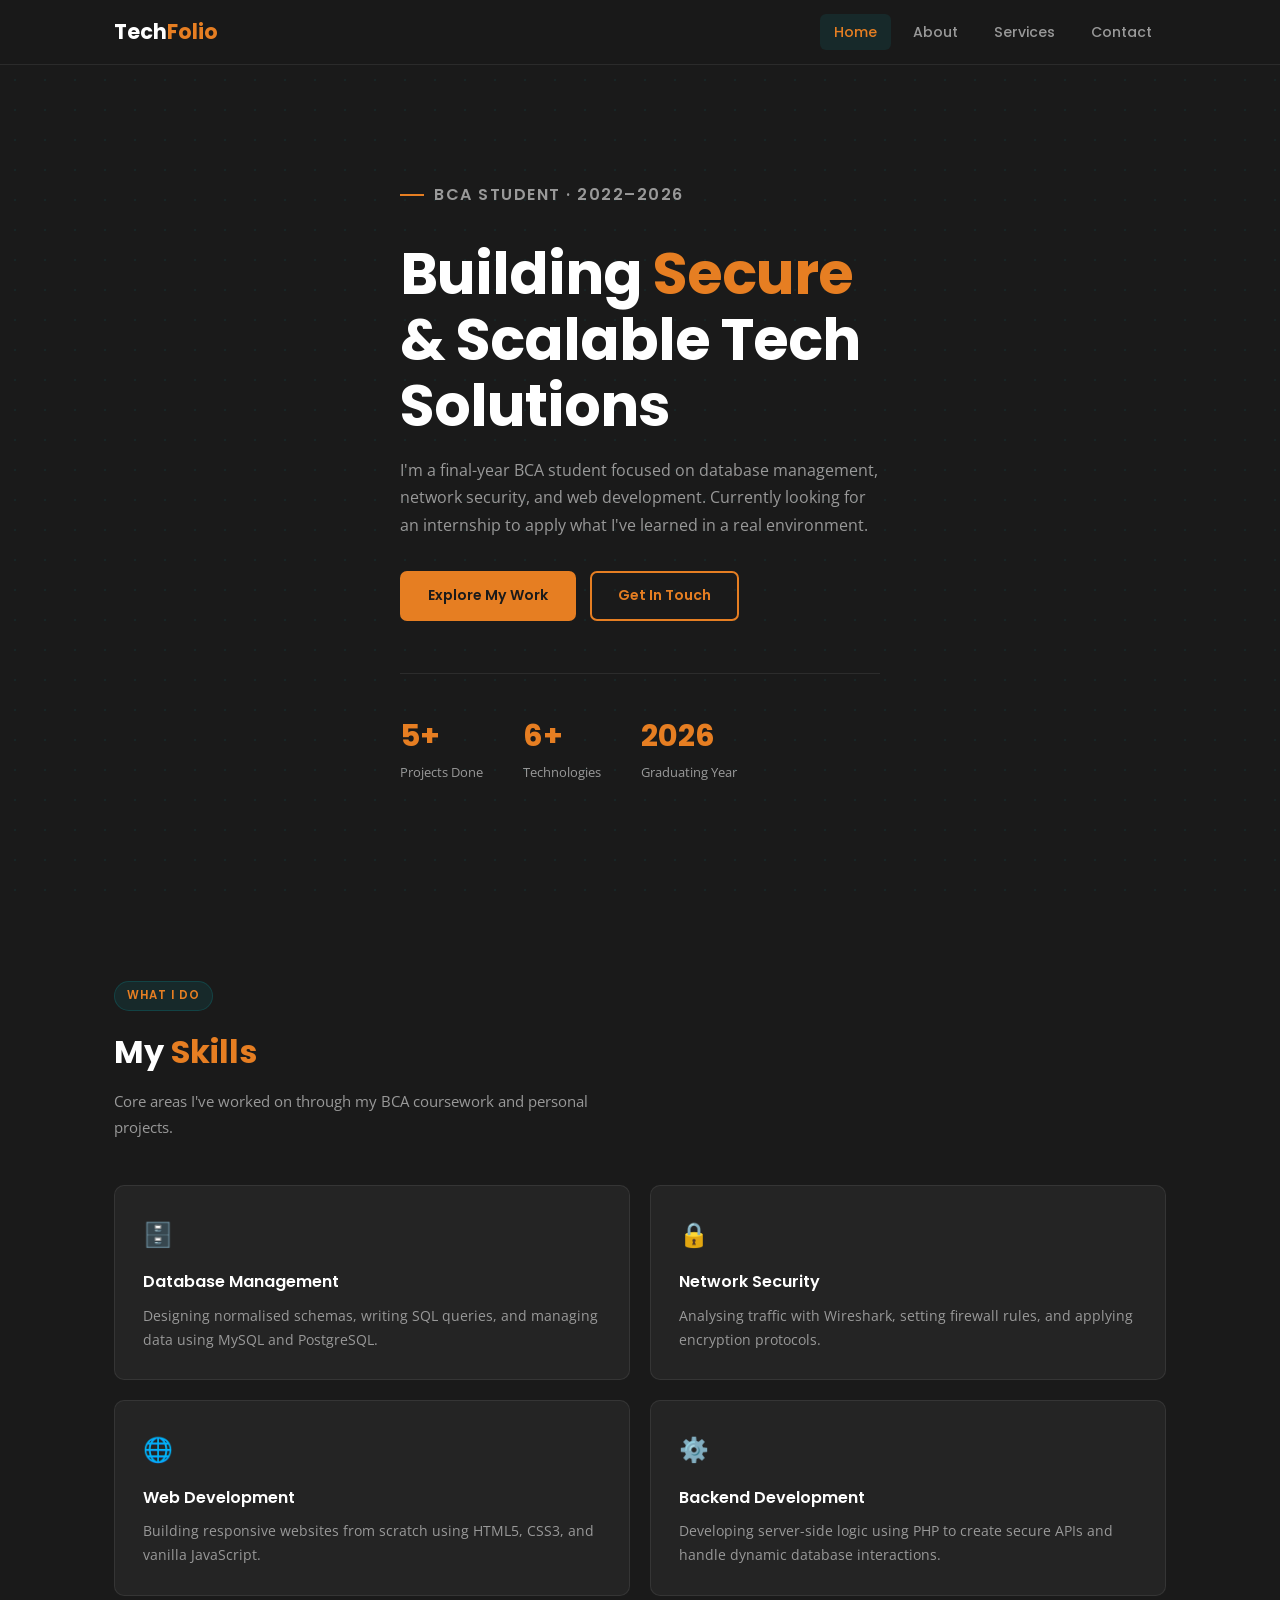
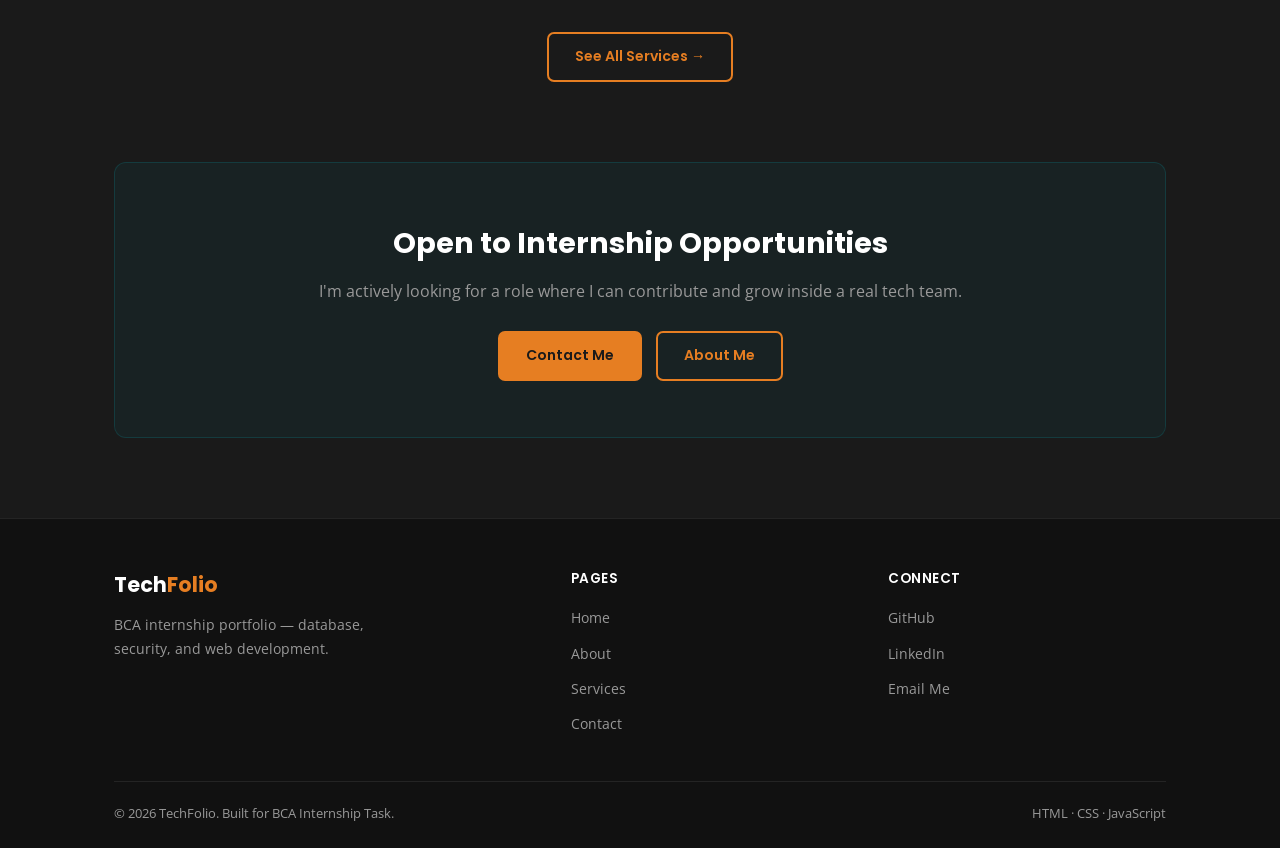
<file: index.html>
<!DOCTYPE html>
<html lang="en">
<head>
  <meta charset="UTF-8" />
  <meta name="viewport" content="width=device-width, initial-scale=1.0" />
  <title>Home | TechFolio</title>
  <link rel="stylesheet" href="style.css" />
</head>
<body>

<!-- NAV -->
<nav>
  <div class="nav-wrap">
    <a href="index.html" class="logo">Tech<span>Folio</span></a>

    <ul class="nav-links" id="navLinks">
      <li><a href="index.html" class="active">Home</a></li>
      <li><a href="about.html">About</a></li>
      <li><a href="services.html">Services</a></li>
      <li><a href="contact.html">Contact</a></li>
    </ul>

    <button class="hamburger" id="hamburger" aria-label="Toggle menu">
      <span></span>
      <span></span>
      <span></span>
    </button>
  </div>
</nav>

<!-- HERO -->
<section class="hero">
  <div class="wrap hero-inner">
    <p class="hero-badge">BCA Student · 2022–2026</p>

    <h1>
      Building <span>Secure</span><br />
      &amp; Scalable Tech<br />Solutions
    </h1>

    <p>
      I'm a final-year BCA student focused on database management,
      network security, and web development. Currently looking for
      an internship to apply what I've learned in a real environment.
    </p>

    <div class="hero-btns">
      <a href="services.html" class="btn btn-fill">Explore My Work</a>
      <a href="contact.html"  class="btn btn-outline">Get In Touch</a>
    </div>

    <div class="hero-stats">
      <div>
        <h3>5+</h3>
        <p>Projects Done</p>
      </div>
      <div>
        <h3>6+</h3>
        <p>Technologies</p>
      </div>
      <div>
        <h3>2026</h3>
        <p>Graduating Year</p>
      </div>
    </div>
  </div>
</section>

<!-- SERVICES PREVIEW -->
<section class="section">
  <div class="wrap">
    <span class="tag">What I Do</span>
    <h2 class="section-title">My <span>Skills</span></h2>
    <p class="section-sub">
      Core areas I've worked on through my BCA coursework and personal projects.
    </p>

    <div class="cards-grid">
      <div class="card">
        <div class="card-icon">🗄️</div>
        <h3>Database Management</h3>
        <p>Designing normalised schemas, writing SQL queries, and managing data using MySQL and PostgreSQL.</p>
      </div>
      <div class="card">
        <div class="card-icon">🔒</div>
        <h3>Network Security</h3>
        <p>Analysing traffic with Wireshark, setting firewall rules, and applying encryption protocols.</p>
      </div>
      <div class="card">
        <div class="card-icon">🌐</div>
        <h3>Web Development</h3>
        <p>Building responsive websites from scratch using HTML5, CSS3, and vanilla JavaScript.</p>
      </div>
      <div class="card">
        <div class="card-icon">⚙️</div>
        <h3>Backend Development</h3>
        <p>Developing server-side logic using PHP to create secure APIs and handle dynamic database interactions.</p>
      </div>
    </div>

    <div style="text-align:center; margin-top:36px;">
      <a href="services.html" class="btn btn-outline">See All Services →</a>
    </div>
  </div>
</section>

<!-- CTA -->
<section class="section" style="padding-top:0;">
  <div class="wrap">
    <div class="cta-box">
      <h2>Open to Internship Opportunities</h2>
      <p>I'm actively looking for a role where I can contribute and grow inside a real tech team.</p>
      <div class="cta-btns">
        <a href="contact.html" class="btn btn-fill">Contact Me</a>
        <a href="about.html"   class="btn btn-outline">About Me</a>
      </div>
    </div>
  </div>
</section>

<!-- FOOTER -->
<footer>
  <div class="footer-wrap">
    <div class="footer-top">
      <div class="footer-brand">
        <a href="index.html" class="logo">Tech<span>Folio</span></a>
        <p>BCA internship portfolio — database, security, and web development.</p>
      </div>
      <div class="footer-col">
        <h4>Pages</h4>
        <ul>
          <li><a href="index.html">Home</a></li>
          <li><a href="about.html">About</a></li>
          <li><a href="services.html">Services</a></li>
          <li><a href="contact.html">Contact</a></li>
        </ul>
      </div>
      <div class="footer-col">
        <h4>Connect</h4>
        <ul>
          <li><a href="https://github.com/purnimm45">GitHub</a></li>
          <li><a href="https://www.linkedin.com/in/purnima-tamang-86b327308/">LinkedIn</a></li>
          <li><a href="mailto:purnimatamang0077@gmail.com">Email Me</a></li>
        </ul>
      </div>
    </div>
    <div class="footer-bottom">
      <p>© 2026 TechFolio. Built for BCA Internship Task.</p>
      <p>HTML · CSS · JavaScript</p>
    </div>
  </div>
</footer>

<!-- NAV TOGGLE JS -->
<script>
  var btn   = document.getElementById('hamburger');
  var links = document.getElementById('navLinks');

  btn.addEventListener('click', function () {
    links.classList.toggle('open');
  });

  links.querySelectorAll('a').forEach(function (a) {
    a.addEventListener('click', function () {
      links.classList.remove('open');
    });
  });
</script>

</body>
</html>
</file>
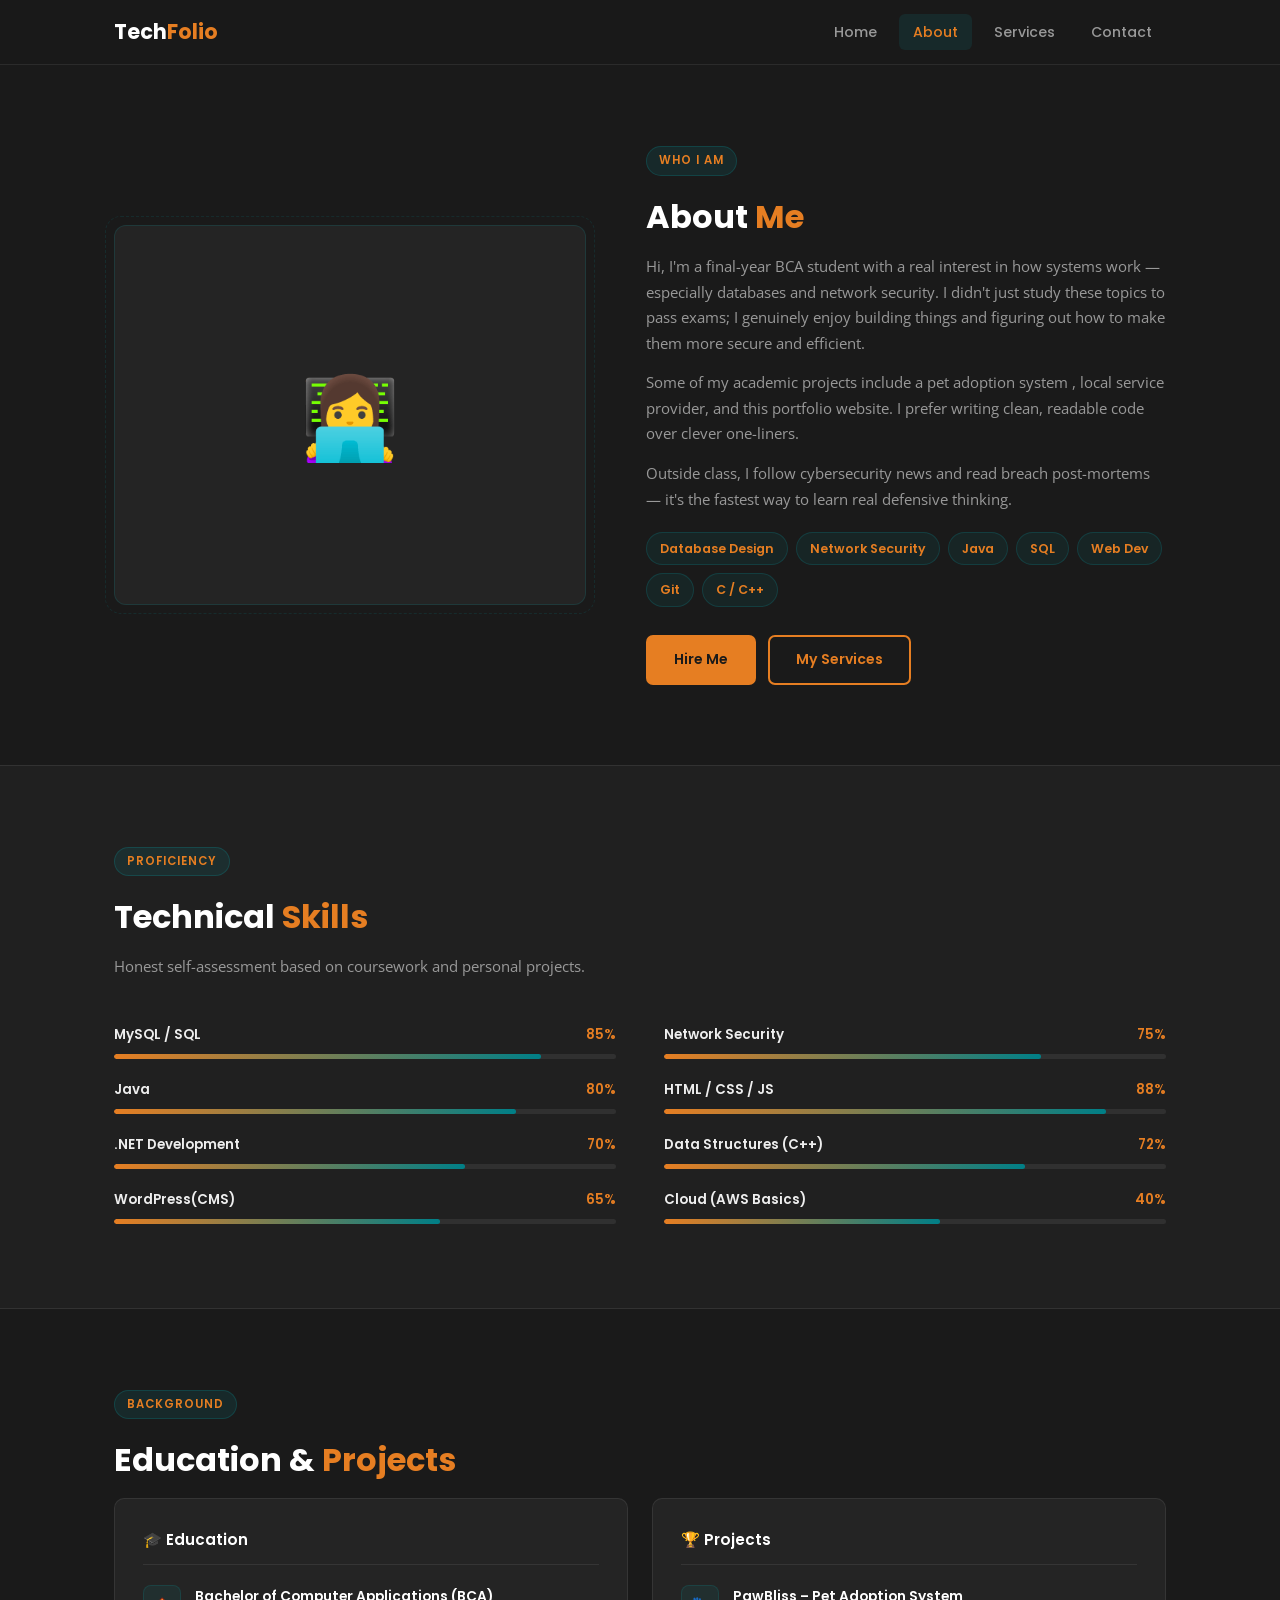
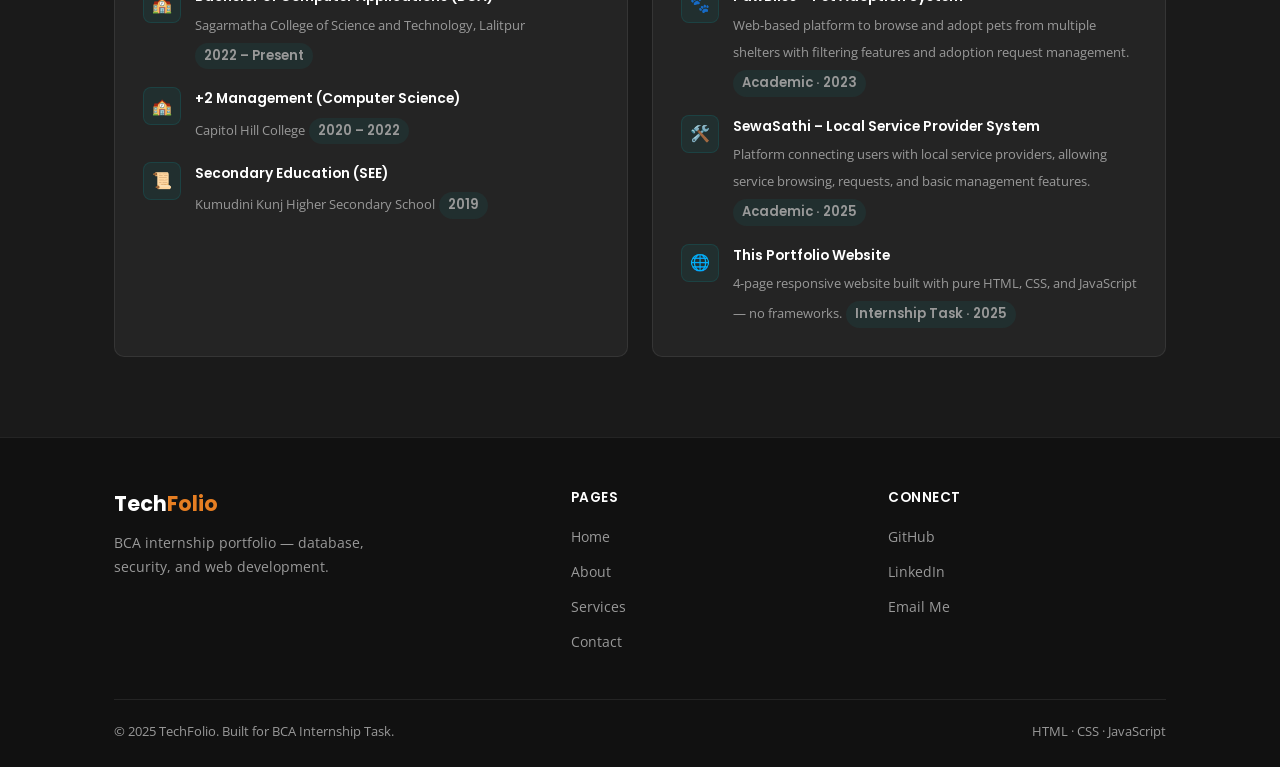
<file: about.html>
<!DOCTYPE html>
<html lang="en">
<head>
  <meta charset="UTF-8" />
  <meta name="viewport" content="width=device-width, initial-scale=1.0" />
  <title>About | TechFolio</title>
  <link rel="stylesheet" href="style.css" />
</head>
<body>

<!-- NAV -->
<nav>
  <div class="nav-wrap">
    <a href="index.html" class="logo">Tech<span>Folio</span></a>

    <ul class="nav-links" id="navLinks">
      <li><a href="index.html">Home</a></li>
      <li><a href="about.html" class="active">About</a></li>
      <li><a href="services.html">Services</a></li>
      <li><a href="contact.html">Contact</a></li>
    </ul>

    <button class="hamburger" id="hamburger" aria-label="Toggle menu">
      <span></span>
      <span></span>
      <span></span>
    </button>
  </div>
</nav>

<!-- ABOUT INTRO -->
<section class="section">
  <div class="wrap">
    <div class="about-grid">

      <!-- photo placeholder -->
      <div class="about-img">👩‍💻</div>
      <!-- text -->
      <div class="about-text">
        <span class="tag">Who I Am</span>
        <h1 class="section-title">About <span>Me</span></h1>

        <p>
          Hi, I'm a final-year BCA student with a real interest in how systems
          work — especially databases and network security. I didn't just study
          these topics to pass exams; I genuinely enjoy building things and
          figuring out how to make them more secure and efficient.
        </p>
        <p>
          Some of my academic projects include a pet adoption system
          , local service provider, and this
          portfolio website. I prefer writing clean, readable code over
          clever one-liners.
        </p>
        <p>
          Outside class, I follow cybersecurity news and read breach
          post-mortems — it's the fastest way to learn real defensive thinking.
          
        </p>

        <div class="pills">
          <span class="pill">Database Design</span>
          <span class="pill">Network Security</span>
          <span class="pill">Java</span>
          <span class="pill">SQL</span>
          <span class="pill">Web Dev</span>
          <span class="pill">Git</span>
          <span class="pill">C / C++</span>
        </div>

        <div style="margin-top:28px; display:flex; gap:12px; flex-wrap:wrap;">
          <a href="contact.html" class="btn btn-fill">Hire Me</a>
          <a href="services.html" class="btn btn-outline">My Services</a>
        </div>
      </div>

    </div>
  </div>
</section>

<!-- SKILLS BARS -->
<section class="section skills-bg">
  <div class="wrap">
    <span class="tag">Proficiency</span>
    <h2 class="section-title">Technical <span>Skills</span></h2>
    <p class="section-sub">
      Honest self-assessment based on coursework and personal projects.
    </p>

    <div class="skill-grid">

      <div class="skill-row">
        <div class="skill-top"><span>MySQL / SQL</span><span>85%</span></div>
        <div class="bar-track"><div class="bar-fill" data-w="85"></div></div>
      </div>

      <div class="skill-row">
        <div class="skill-top"><span>Network Security</span><span>75%</span></div>
        <div class="bar-track"><div class="bar-fill" data-w="75"></div></div>
      </div>

      <div class="skill-row">
        <div class="skill-top"><span>Java</span><span>80%</span></div>
        <div class="bar-track"><div class="bar-fill" data-w="80"></div></div>
      </div>

      <div class="skill-row">
        <div class="skill-top"><span>HTML / CSS / JS</span><span>88%</span></div>
        <div class="bar-track"><div class="bar-fill" data-w="88"></div></div>
      </div>

      <div class="skill-row">
        <div class="skill-top"><span>.NET Development</span><span>70%</span></div>
        <div class="bar-track"><div class="bar-fill" data-w="70"></div></div>
      </div>

      <div class="skill-row">
        <div class="skill-top"><span>Data Structures (C++)</span><span>72%</span></div>
        <div class="bar-track"><div class="bar-fill" data-w="72"></div></div>
      </div>

      <div class="skill-row">
        <div class="skill-top"><span>WordPress(CMS)</span><span>65%</span></div>
        <div class="bar-track"><div class="bar-fill" data-w="65"></div></div>
      </div>

      <div class="skill-row">
        <div class="skill-top"><span>Cloud (AWS Basics)</span><span>40%</span></div>
        <div class="bar-track"><div class="bar-fill" data-w="55"></div></div>
      </div>

    </div>
  </div>
</section>

<!-- EDUCATION & PROJECTS -->
<section class="section">
  <div class="wrap">
    <span class="tag">Background</span>
    <h2 class="section-title">Education &amp; <span>Projects</span></h2>

    <div class="info-grid">

      <!-- Education -->
      <div class="info-box">
        <h3>🎓 Education</h3>

        <div class="info-entry">
          <div class="entry-icon">🏫</div>
          <div class="entry-text">
            <strong>Bachelor of Computer Applications (BCA)</strong>
            <span>Sagarmatha College of Science and Technology, Lalitpur</span>
            <span class="entry-year">2022 – Present</span>
          </div>
        </div>

        <div class="info-entry">
          <div class="entry-icon">🏫</div>
          <div class="entry-text">
            <strong>+2 Management (Computer Science)</strong>
            <span>Capitol Hill College</span>
            <span class="entry-year">2020 – 2022</span>
          </div>
        </div>

        <div class="info-entry">
          <div class="entry-icon">📜</div>
          <div class="entry-text">
            <strong>Secondary Education (SEE)</strong>
            <span>Kumudini Kunj Higher Secondary School</span>
            <span class="entry-year">2019</span>
          </div>
        </div>
      </div>

<!-- Projects -->
<div class="info-box">
  <h3>🏆 Projects</h3>

  <div class="info-entry">
    <div class="entry-icon">🐾</div>
    <div class="entry-text">
      <strong>PawBliss – Pet Adoption System</strong>
      <span>Web-based platform to browse and adopt pets from multiple shelters with filtering features and adoption request management.</span>
      <span class="entry-year">Academic · 2023</span>
    </div>
  </div>

  <div class="info-entry">
    <div class="entry-icon">🛠️</div>
    <div class="entry-text">
      <strong>SewaSathi – Local Service Provider System</strong>
      <span>Platform connecting users with local service providers, allowing service browsing, requests, and basic management features.</span>
      <span class="entry-year">Academic · 2025</span>
    </div>
  </div>

        <div class="info-entry">
          <div class="entry-icon">🌐</div>
          <div class="entry-text">
            <strong>This Portfolio Website</strong>
            <span>4-page responsive website built with pure HTML, CSS, and JavaScript — no frameworks.</span>
            <span class="entry-year">Internship Task · 2025</span>
          </div>
        </div>
      </div>

    </div>
  </div>
</section>

<!-- FOOTER -->
<footer>
  <div class="footer-wrap">
    <div class="footer-top">
      <div class="footer-brand">
        <a href="index.html" class="logo">Tech<span>Folio</span></a>
        <p>BCA internship portfolio — database, security, and web development.</p>
      </div>
      <div class="footer-col">
        <h4>Pages</h4>
        <ul>
          <li><a href="index.html">Home</a></li>
          <li><a href="about.html">About</a></li>
          <li><a href="services.html">Services</a></li>
          <li><a href="contact.html">Contact</a></li>
        </ul>
      </div>
      <div class="footer-col">
        <h4>Connect</h4>
        <ul>
          <li><a href="#">GitHub</a></li>
          <li><a href="#">LinkedIn</a></li>
          <li><a href="contact.html">Email Me</a></li>
        </ul>
      </div>
    </div>
    <div class="footer-bottom">
      <p>© 2025 TechFolio. Built for BCA Internship Task.</p>
      <p>HTML · CSS · JavaScript</p>
    </div>
  </div>
</footer>

<script>
  /* Nav toggle */
  var btn   = document.getElementById('hamburger');
  var links = document.getElementById('navLinks');

  btn.addEventListener('click', function () {
    links.classList.toggle('open');
  });

  links.querySelectorAll('a').forEach(function (a) {
    a.addEventListener('click', function () { links.classList.remove('open'); });
  });

  /* Skill bars — animate when they scroll into view */
  var fills = document.querySelectorAll('.bar-fill');

  var observer = new IntersectionObserver(function (entries) {
    entries.forEach(function (entry) {
      if (entry.isIntersecting) {
        var el = entry.target;
        el.style.width = el.getAttribute('data-w') + '%';
        observer.unobserve(el);
      }
    });
  }, { threshold: 0.4 });

  fills.forEach(function (el) { observer.observe(el); });
</script>

</body>
</html>
</file>
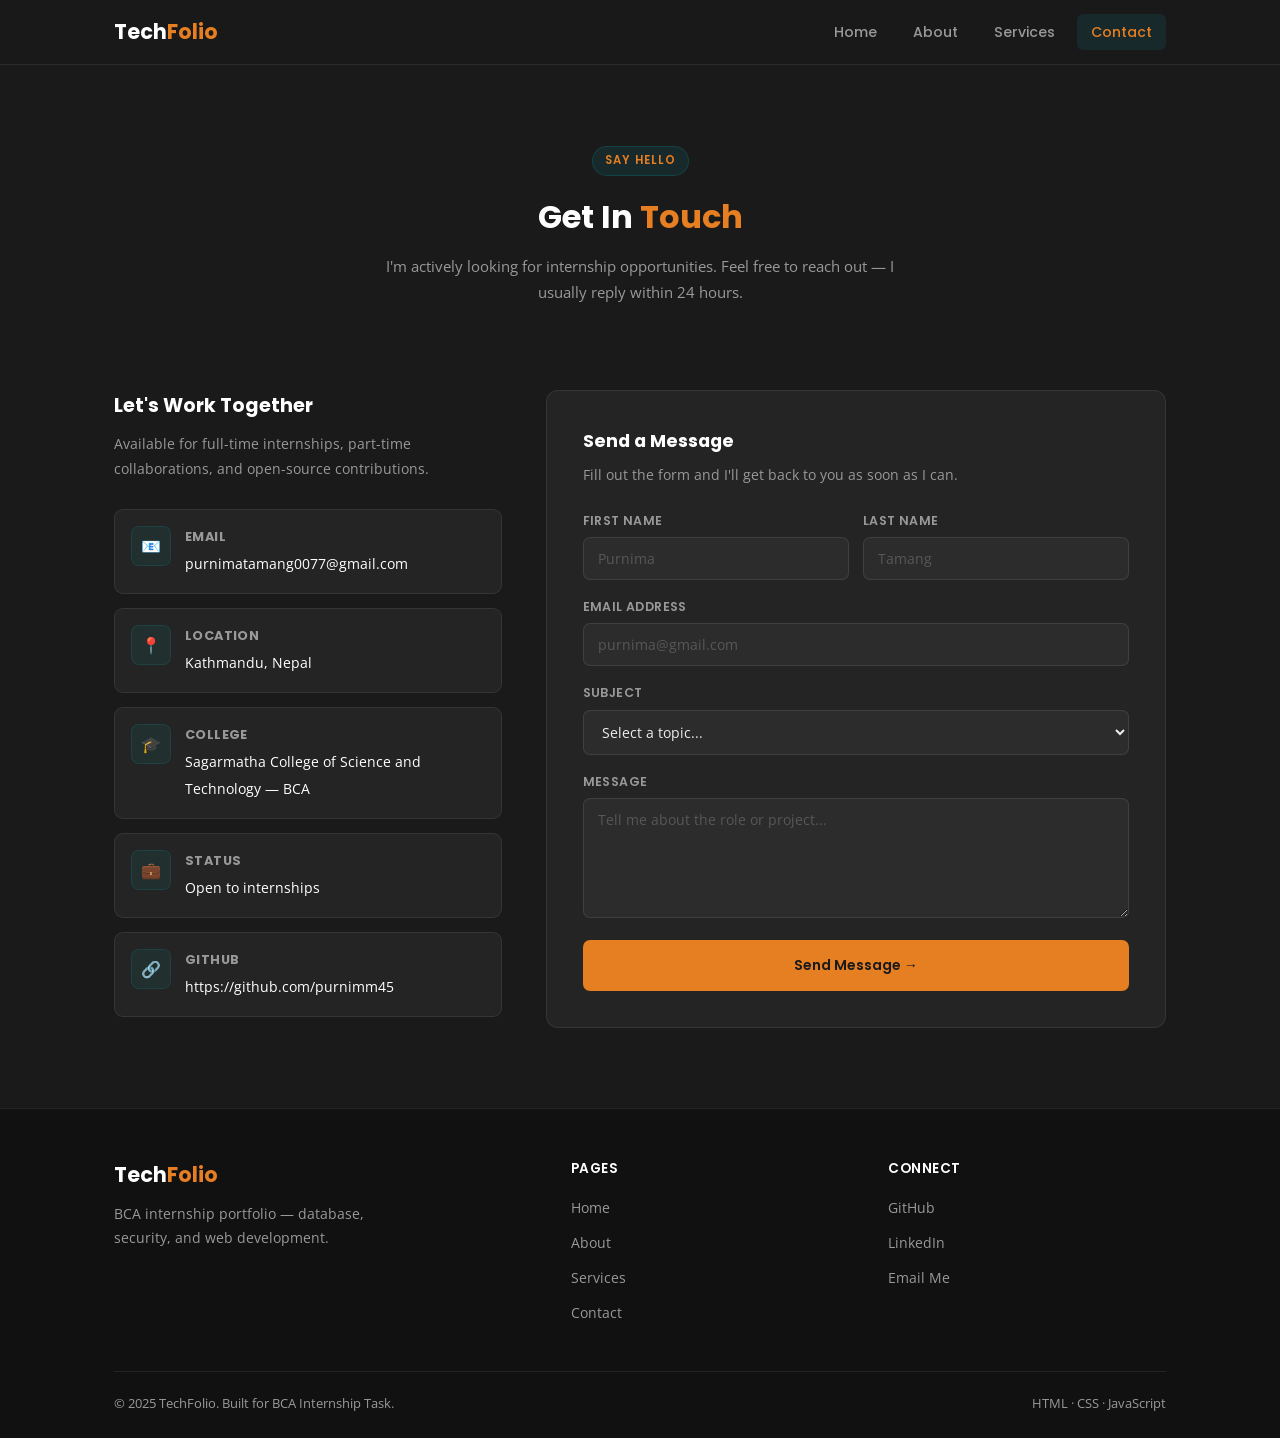
<file: contact.html>
<!DOCTYPE html>
<html lang="en">
<head>
  <meta charset="UTF-8" />
  <meta name="viewport" content="width=device-width, initial-scale=1.0" />
  <title>Contact | TechFolio</title>
  <link rel="stylesheet" href="style.css" />
</head>
<body>

<!-- NAV -->
<nav>
  <div class="nav-wrap">
    <a href="index.html" class="logo">Tech<span>Folio</span></a>

    <ul class="nav-links" id="navLinks">
      <li><a href="index.html">Home</a></li>
      <li><a href="about.html">About</a></li>
      <li><a href="services.html">Services</a></li>
      <li><a href="contact.html" class="active">Contact</a></li>
    </ul>

    <button class="hamburger" id="hamburger" aria-label="Toggle menu">
      <span></span>
      <span></span>
      <span></span>
    </button>
  </div>
</nav>

<!-- PAGE HEADER -->
<section class="section" style="padding-bottom: 40px;">
  <div class="wrap" style="text-align:center;">
    <span class="tag">Say Hello</span>
    <h1 class="section-title">Get In <span>Touch</span></h1>
    <p class="section-sub" style="margin-left:auto; margin-right:auto;">
      I'm actively looking for internship opportunities. Feel free to reach out — I usually reply within 24 hours.
    </p>
  </div>
</section>

<!-- CONTACT LAYOUT -->
<section style="padding-bottom: 80px;">
  <div class="wrap">
    <div class="contact-layout">

      <!-- Info panel -->
      <div class="contact-info">
        <h3>Let's Work Together</h3>
        <p>
          Available for full-time internships, part-time collaborations,
          and open-source contributions.
        </p>

        <div class="c-items">
          <div class="c-item">
            <div class="c-icon">📧</div>
            <div class="c-text">
              <strong>Email</strong>
              <span>purnimatamang0077@gmail.com</span>
            </div>
          </div>
          <div class="c-item">
            <div class="c-icon">📍</div>
            <div class="c-text">
              <strong>Location</strong>
              <span>Kathmandu, Nepal</span>
            </div>
          </div>
          <div class="c-item">
            <div class="c-icon">🎓</div>
            <div class="c-text">
              <strong>College</strong>
              <span>Sagarmatha College of Science and Technology — BCA</span>
            </div>
          </div>
          <div class="c-item">
            <div class="c-icon">💼</div>
            <div class="c-text">
              <strong>Status</strong>
              <span>Open to internships</span>
            </div>
          </div>
          <div class="c-item">
            <div class="c-icon">🔗</div>
            <div class="c-text">
              <strong>GitHub</strong>
              <span>https://github.com/purnimm45</span>
            </div>
          </div>
        </div>
      </div>

      <!-- Form -->
      <div class="form-box">
        <h3>Send a Message</h3>
        <p>Fill out the form and I'll get back to you as soon as I can.</p>

        <div class="row2">
          <div class="form-group">
            <label>First Name</label>
            <input type="text" id="fname" placeholder="Purnima" />
          </div>
          <div class="form-group">
            <label>Last Name</label>
            <input type="text" id="lname" placeholder="Tamang" />
          </div>
        </div>

        <div class="form-group">
          <label>Email Address</label>
          <input type="email" id="email" placeholder="purnima@gmail.com" />
        </div>

        <div class="form-group">
          <label>Subject</label>
          <select id="subject">
            <option value="" disabled selected>Select a topic...</option>
            <option>Internship Opportunity</option>
            <option>Freelance Project</option>
            <option>Collaboration</option>
            <option>General Query</option>
          </select>
        </div>

        <div class="form-group">
          <label>Message</label>
          <textarea id="message" placeholder="Tell me about the role or project..."></textarea>
        </div>

        <button class="btn btn-fill submit-btn" onclick="sendForm()">Send Message →</button>

        <div id="formMsg" class="form-msg"></div>
      </div>

    </div>
  </div>
</section>

<!-- FOOTER -->
<footer>
  <div class="footer-wrap">
    <div class="footer-top">
      <div class="footer-brand">
        <a href="index.html" class="logo">Tech<span>Folio</span></a>
        <p>BCA internship portfolio — database, security, and web development.</p>
      </div>
      <div class="footer-col">
        <h4>Pages</h4>
        <ul>
          <li><a href="index.html">Home</a></li>
          <li><a href="about.html">About</a></li>
          <li><a href="services.html">Services</a></li>
          <li><a href="contact.html">Contact</a></li>
        </ul>
      </div>
      <div class="footer-col">
        <h4>Connect</h4>
        <ul>
          <li><a href="#">GitHub</a></li>
          <li><a href="#">LinkedIn</a></li>
          <li><a href="contact.html">Email Me</a></li>
        </ul>
      </div>
    </div>
    <div class="footer-bottom">
      <p>© 2025 TechFolio. Built for BCA Internship Task.</p>
      <p>HTML · CSS · JavaScript</p>
    </div>
  </div>
</footer>

<script>
  /* Nav toggle */
  var btn   = document.getElementById('hamburger');
  var links = document.getElementById('navLinks');

  btn.addEventListener('click', function () {
    links.classList.toggle('open');
  });

  links.querySelectorAll('a').forEach(function (a) {
    a.addEventListener('click', function () { links.classList.remove('open'); });
  });


  /* Form submit */
  function sendForm() {
    var fname   = document.getElementById('fname').value.trim();
    var email   = document.getElementById('email').value.trim();
    var subject = document.getElementById('subject').value;
    var message = document.getElementById('message').value.trim();
    var msgBox  = document.getElementById('formMsg');

    /* basic validation */
    if (!fname || !email || !subject || !message) {
      msgBox.className = 'form-msg err';
      msgBox.textContent = '⚠ Please fill in all fields before sending.';
      return;
    }

    if (!email.includes('@') || !email.includes('.')) {
      msgBox.className = 'form-msg err';
      msgBox.textContent = '⚠ Please enter a valid email address.';
      return;
    }

    /* success (no backend — demo only) */
    msgBox.className = 'form-msg ok';
    msgBox.textContent = '✓ Message sent! I\'ll reply within 24 hours.';

    document.getElementById('fname').value    = '';
    document.getElementById('lname').value    = '';
    document.getElementById('email').value    = '';
    document.getElementById('subject').selectedIndex = 0;
    document.getElementById('message').value  = '';
  }
</script>

</body>
</html>
</file>
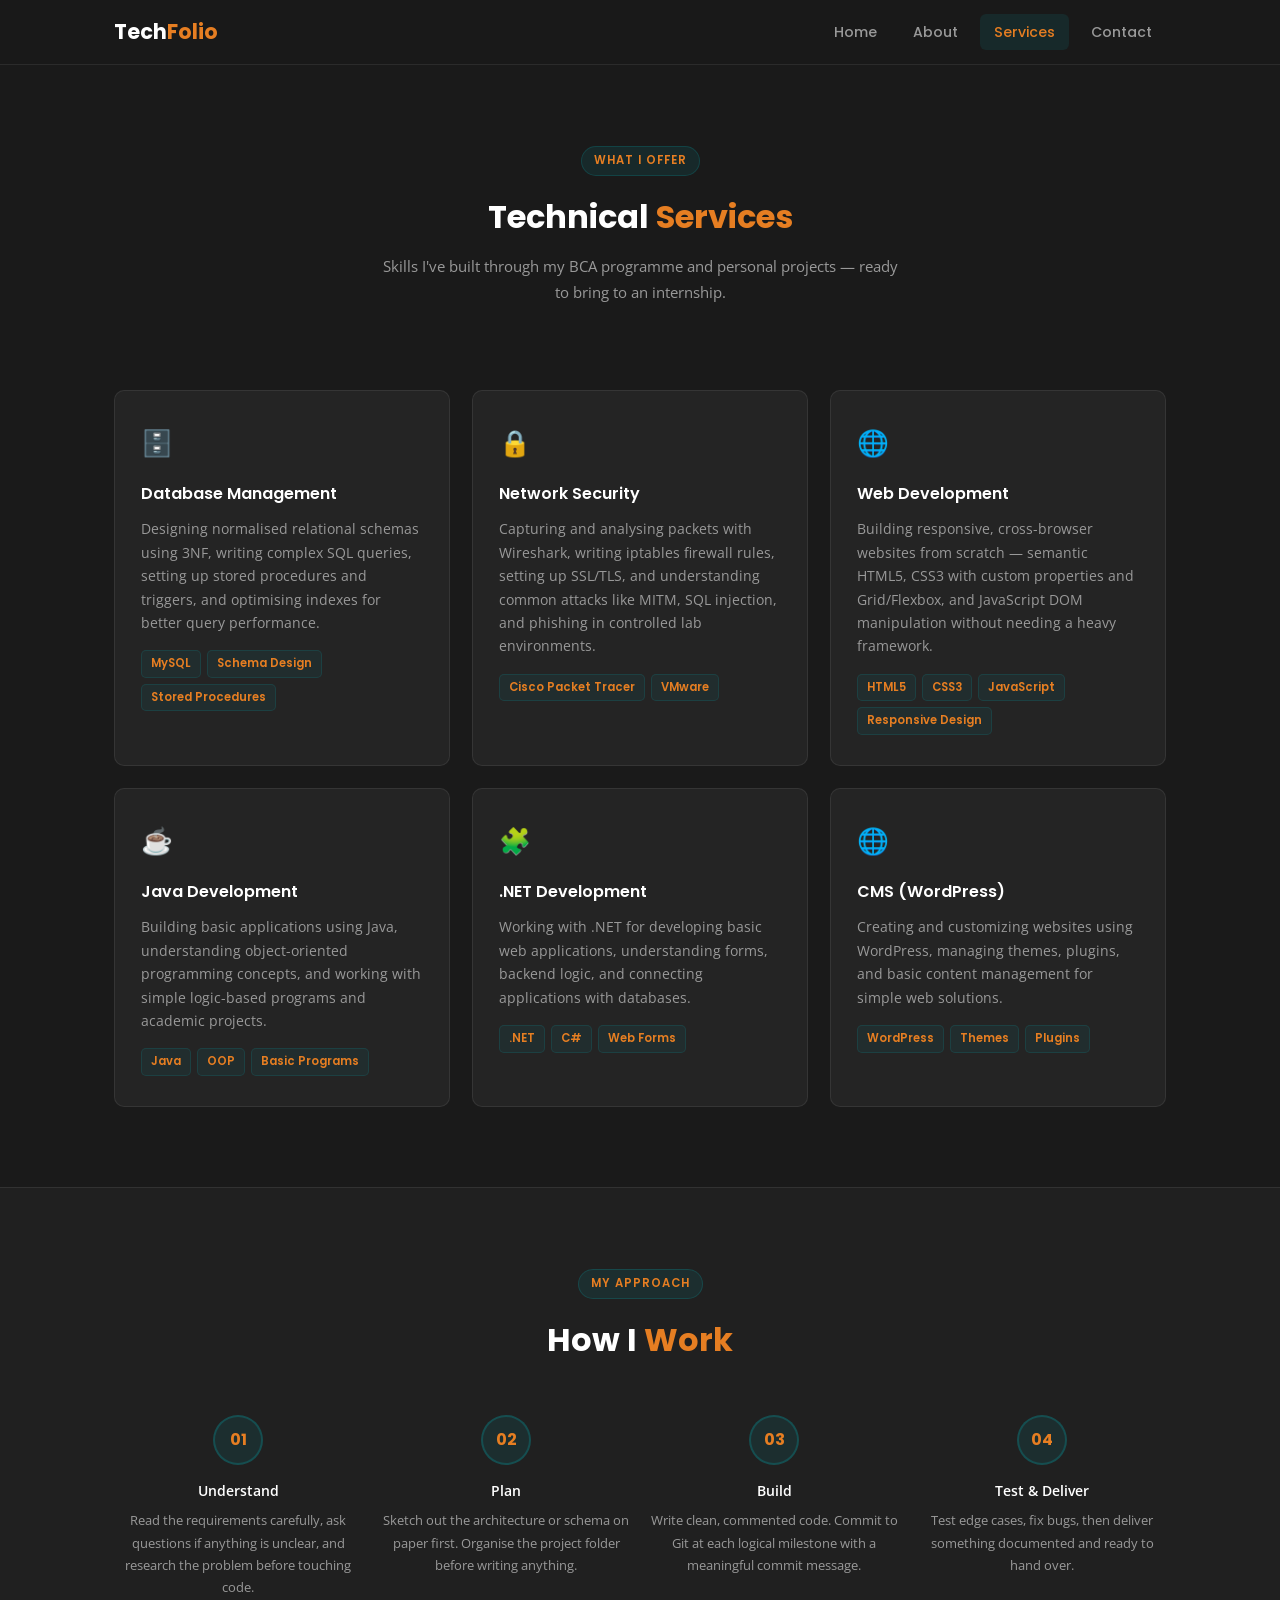
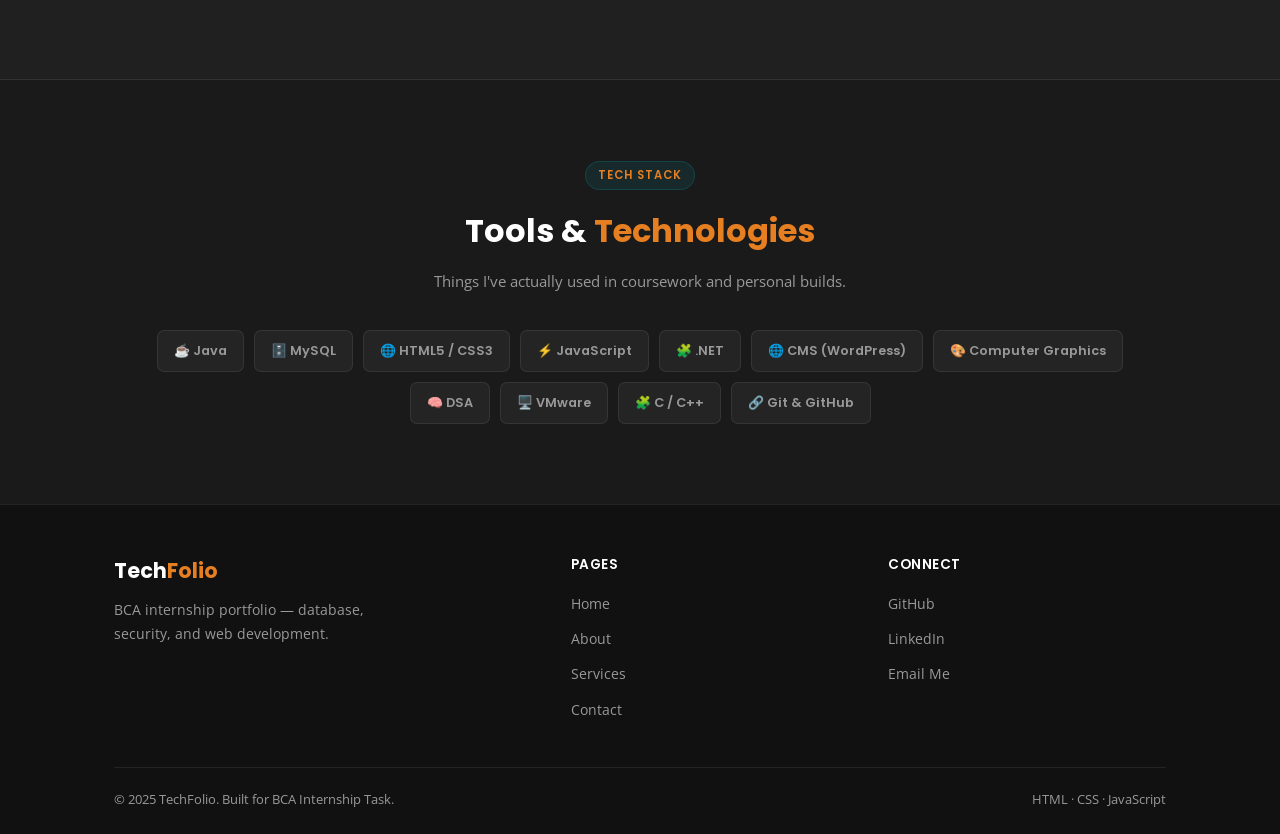
<file: services.html>
<!DOCTYPE html>
<html lang="en">
<head>
  <meta charset="UTF-8" />
  <meta name="viewport" content="width=device-width, initial-scale=1.0" />
  <title>Services | TechFolio</title>
  <link rel="stylesheet" href="style.css" />
</head>
<body>

<!-- NAV -->
<nav>
  <div class="nav-wrap">
    <a href="index.html" class="logo">Tech<span>Folio</span></a>

    <ul class="nav-links" id="navLinks">
      <li><a href="index.html">Home</a></li>
      <li><a href="about.html">About</a></li>
      <li><a href="services.html" class="active">Services</a></li>
      <li><a href="contact.html">Contact</a></li>
    </ul>

    <button class="hamburger" id="hamburger" aria-label="Toggle menu">
      <span></span>
      <span></span>
      <span></span>
    </button>
  </div>
</nav>

<!-- PAGE HEADER -->
<section class="section" style="padding-bottom: 40px;">
  <div class="wrap" style="text-align:center;">
    <span class="tag">What I Offer</span>
    <h1 class="section-title">Technical <span>Services</span></h1>
    <p class="section-sub" style="margin-left:auto; margin-right:auto;">
      Skills I've built through my BCA programme and personal projects — ready to bring to an internship.
    </p>
  </div>
</section>

<!-- SERVICE CARDS -->
<section style="padding-bottom: 80px;">
  <div class="wrap">
    <div class="services-grid">

      <div class="svc-card">
        <div class="svc-icon">🗄️</div>
        <h3>Database Management</h3>
        <p>
          Designing normalised relational schemas using 3NF, writing complex SQL queries,
          setting up stored procedures and triggers, and optimising indexes for better
          query performance.
        </p>
        <div class="svc-tags">
          <span class="svc-tag">MySQL</span>
          <span class="svc-tag">Schema Design</span>
          <span class="svc-tag">Stored Procedures</span>
        </div>
      </div>

      <div class="svc-card">
        <div class="svc-icon">🔒</div>
        <h3>Network Security</h3>
        <p>
          Capturing and analysing packets with Wireshark, writing iptables firewall rules,
          setting up SSL/TLS, and understanding common attacks like MITM, SQL injection,
          and phishing in controlled lab environments.
        </p>
        <div class="svc-tags">
          <span class="svc-tag">Cisco Packet Tracer</span>
          <span class="svc-tag">VMware</span>
        </div>
      </div>

      <div class="svc-card">
        <div class="svc-icon">🌐</div>
        <h3>Web Development</h3>
        <p>
          Building responsive, cross-browser websites from scratch — semantic HTML5,
          CSS3 with custom properties and Grid/Flexbox, and JavaScript DOM manipulation
          without needing a heavy framework.
        </p>
        <div class="svc-tags">
          <span class="svc-tag">HTML5</span>
          <span class="svc-tag">CSS3</span>
          <span class="svc-tag">JavaScript</span>
          <span class="svc-tag">Responsive Design</span>
        </div>
      </div>
      <div class="svc-card">
  <div class="svc-icon">☕</div>
  <h3>Java Development</h3>
  <p>
    Building basic applications using Java, understanding object-oriented programming
    concepts, and working with simple logic-based programs and academic projects.
  </p>
  <div class="svc-tags">
    <span class="svc-tag">Java</span>
    <span class="svc-tag">OOP</span>
    <span class="svc-tag">Basic Programs</span>
  </div>
</div>

<div class="svc-card">
  <div class="svc-icon">🧩</div>
  <h3>.NET Development</h3>
  <p>
    Working with .NET for developing basic web applications, understanding forms,
    backend logic, and connecting applications with databases.
  </p>
  <div class="svc-tags">
    <span class="svc-tag">.NET</span>
    <span class="svc-tag">C#</span>
    <span class="svc-tag">Web Forms</span>
  </div>
</div>

<div class="svc-card">
  <div class="svc-icon">🌐</div>
  <h3>CMS (WordPress)</h3>
  <p>
    Creating and customizing websites using WordPress, managing themes, plugins,
    and basic content management for simple web solutions.
  </p>
  <div class="svc-tags">
    <span class="svc-tag">WordPress</span>
    <span class="svc-tag">Themes</span>
    <span class="svc-tag">Plugins</span>
  </div>
</div>
    </div>
  </div>
</section>

<!-- HOW I WORK -->
<section class="section skills-bg">
  <div class="wrap">
    <div style="text-align:center; margin-bottom:48px;">
      <span class="tag">My Approach</span>
      <h2 class="section-title">How I <span>Work</span></h2>
    </div>

    <div class="steps-grid">
      <div class="step">
        <div class="step-num">01</div>
        <h4>Understand</h4>
        <p>Read the requirements carefully, ask questions if anything is unclear, and research the problem before touching code.</p>
      </div>
      <div class="step">
        <div class="step-num">02</div>
        <h4>Plan</h4>
        <p>Sketch out the architecture or schema on paper first. Organise the project folder before writing anything.</p>
      </div>
      <div class="step">
        <div class="step-num">03</div>
        <h4>Build</h4>
        <p>Write clean, commented code. Commit to Git at each logical milestone with a meaningful commit message.</p>
      </div>
      <div class="step">
        <div class="step-num">04</div>
        <h4>Test &amp; Deliver</h4>
        <p>Test edge cases, fix bugs, then deliver something documented and ready to hand over.</p>
      </div>
    </div>
  </div>
</section>

<!-- TECH STACK -->
<section class="section" style="text-align:center;">
  <div class="wrap">
    <span class="tag">Tech Stack</span>
    <h2 class="section-title">Tools &amp; <span>Technologies</span></h2>
    <p class="section-sub" style="margin:0 auto;">
      Things I've actually used in coursework and personal builds.
    </p>

    <div class="tech-list">
  <span class="tech-pill">☕ Java</span>
  <span class="tech-pill">🗄️ MySQL</span>
  <span class="tech-pill">🌐 HTML5 / CSS3</span>
  <span class="tech-pill">⚡ JavaScript</span>
  <span class="tech-pill">🧩 .NET</span>
  <span class="tech-pill">🌐 CMS (WordPress)</span>
  <span class="tech-pill">🎨 Computer Graphics</span>
  <span class="tech-pill">🧠 DSA</span>
  <span class="tech-pill">🖥️ VMware</span>
  <span class="tech-pill">🧩 C / C++</span>
  <span class="tech-pill">🔗 Git &amp; GitHub</span>
    </div>
  </div>
</section>

<!-- FOOTER -->
<footer>
  <div class="footer-wrap">
    <div class="footer-top">
      <div class="footer-brand">
        <a href="index.html" class="logo">Tech<span>Folio</span></a>
        <p>BCA internship portfolio — database, security, and web development.</p>
      </div>
      <div class="footer-col">
        <h4>Pages</h4>
        <ul>
          <li><a href="index.html">Home</a></li>
          <li><a href="about.html">About</a></li>
          <li><a href="services.html">Services</a></li>
          <li><a href="contact.html">Contact</a></li>
        </ul>
      </div>
      <div class="footer-col">
        <h4>Connect</h4>
        <ul>
          <li><a href="#">GitHub</a></li>
          <li><a href="#">LinkedIn</a></li>
          <li><a href="contact.html">Email Me</a></li>
        </ul>
      </div>
    </div>
    <div class="footer-bottom">
      <p>© 2025 TechFolio. Built for BCA Internship Task.</p>
      <p>HTML · CSS · JavaScript</p>
    </div>
  </div>
</footer>

<script>
  var btn   = document.getElementById('hamburger');
  var links = document.getElementById('navLinks');

  btn.addEventListener('click', function () {
    links.classList.toggle('open');
  });

  links.querySelectorAll('a').forEach(function (a) {
    a.addEventListener('click', function () { links.classList.remove('open'); });
  });
</script>

</body>
</html>
</file>
<file: style.css>
@import url('https://fonts.googleapis.com/css2?family=Poppins:wght@400;600;700&family=Open+Sans:wght@400;500&display=swap');

* {
  margin: 0;
  padding: 0;
  box-sizing: border-box;
}

:root {
  --dark: #1a1a1a;
  --accent:#e67e22;
  --gray: #eeeeee;
  --muted: #999;
  --card: #242424;
  --border: rgba(255,255,255,0.08);
}

body {
  font-family: 'Open Sans', sans-serif;
  background: var(--dark);
  color: var(--gray);
  line-height: 1.7;
}

a {
  text-decoration: none;
  color: inherit;
}

ul {
  list-style: none;
}

/* ---- NAV ---- */

nav {
  position: sticky;
  top: 0;
  z-index: 100;
  background: rgba(26,26,26,0.95);
  backdrop-filter: blur(8px);
  border-bottom: 1px solid var(--border);
  height: 65px;
  display: flex;
  align-items: center;
}

.nav-wrap {
  max-width: 1100px;
  margin: 0 auto;
  padding: 0 24px;
  width: 100%;
  display: flex;
  align-items: center;
  justify-content: space-between;
}

.logo {
  font-family: 'Poppins', sans-serif;
  font-size: 1.3rem;
  font-weight: 700;
  color: #fff;
}

.logo span {
  color: var(--accent);
}

.nav-links {
  display: flex;
  gap: 8px;
}

.nav-links a {
  font-family: 'Poppins', sans-serif;
  font-size: 0.88rem;
  font-weight: 500;
  color: var(--muted);
  padding: 8px 14px;
  border-radius: 6px;
  transition: all 0.25s;
}

.nav-links a:hover {
  color: #fff;
  background: rgba(255,255,255,0.06);
}

.nav-links a.active {
  color: var(--accent);
  background: rgba(0,173,181,0.1);
}

/* hamburger */
.hamburger {
  display: none;
  flex-direction: column;
  gap: 5px;
  background: none;
  border: none;
  cursor: pointer;
  padding: 4px;
}

.hamburger span {
  display: block;
  width: 22px;
  height: 2px;
  background: var(--gray);
  border-radius: 2px;
  transition: 0.25s;
}

/* ---- FOOTER ---- */

footer {
  background: #111;
  border-top: 1px solid var(--border);
  padding: 48px 0 24px;
}

.footer-wrap {
  max-width: 1100px;
  margin: 0 auto;
  padding: 0 24px;
}

.footer-top {
  display: grid;
  grid-template-columns: 1.5fr 1fr 1fr;
  gap: 40px;
  padding-bottom: 36px;
  border-bottom: 1px solid var(--border);
}

.footer-brand p {
  color: var(--muted);
  font-size: 0.88rem;
  margin-top: 10px;
  max-width: 250px;
}

.footer-col h4 {
  font-family: 'Poppins', sans-serif;
  font-size: 0.85rem;
  font-weight: 600;
  color: #fff;
  margin-bottom: 14px;
  text-transform: uppercase;
  letter-spacing: 0.5px;
}

.footer-col li {
  margin-bottom: 8px;
}

.footer-col li a {
  color: var(--muted);
  font-size: 0.88rem;
  transition: color 0.2s;
}

.footer-col li a:hover {
  color: var(--accent);
}

.footer-bottom {
  display: flex;
  justify-content: space-between;
  align-items: center;
  padding-top: 20px;
  font-size: 0.82rem;
  color: var(--muted);
}

/* ---- SHARED UTILITIES ---- */

.wrap {
  max-width: 1100px;
  margin: 0 auto;
  padding: 0 24px;
}

.section {
  padding: 80px 0;
}

.tag {
  display: inline-block;
  font-family: 'Poppins', sans-serif;
  font-size: 0.72rem;
  font-weight: 600;
  color: var(--accent);
  background: rgba(0,173,181,0.1);
  border: 1px solid rgba(0,173,181,0.2);
  padding: 4px 12px;
  border-radius: 20px;
  letter-spacing: 1px;
  text-transform: uppercase;
  margin-bottom: 14px;
}

h1, h2, h3 {
  font-family: 'Poppins', sans-serif;
}

.section-title {
  font-size: 2rem;
  font-weight: 700;
  color: #fff;
  margin-bottom: 10px;
}

.section-title span {
  color: var(--accent);
}

.section-sub {
  color: var(--muted);
  font-size: 0.95rem;
  margin-bottom: 44px;
  max-width: 520px;
}

.btn {
  display: inline-block;
  padding: 11px 26px;
  border-radius: 7px;
  font-family: 'Poppins', sans-serif;
  font-size: 0.88rem;
  font-weight: 600;
  cursor: pointer;
  transition: all 0.25s;
  border: 2px solid transparent;
}

.btn-fill {
  background: var(--accent);
  color: var(--dark);
}

.btn-fill:hover {
  background: #a94400;
  transform: translateY(-2px);
}

.btn-outline {
  background: transparent;
  border-color: var(--accent);
  color: var(--accent);
}

.btn-outline:hover {
  background: var(--accent);
  color: var(--dark);
  transform: translateY(-2px);
}

/* ---- HOME PAGE ---- */

.hero {
  min-height: calc(100vh - 65px);
  display: flex;
  align-items: center;
  padding: 60px 0;
  position: relative;
  overflow: hidden;
}

/* subtle dot pattern */
.hero::before {
  content: '';
  position: absolute;
  inset: 0;
  background-image: radial-gradient(rgba(0,173,181,0.08) 1px, transparent 1px);
  background-size: 30px 30px;
  pointer-events: none;
}

.hero-inner {
  position: relative;
  z-index: 1;
}

.hero-badge {
  font-family: 'Poppins', sans-serif;
  font-size: 0.78rem;
  font-weight: 600;
  color: var(--accent);
  letter-spacing: 1.5px;
  text-transform: uppercase;
  margin-bottom: 18px;
  display: flex;
  align-items: center;
  gap: 10px;
}

.hero-badge::before {
  content: '';
  display: block;
  width: 24px;
  height: 2px;
  background: var(--accent);
}

.hero h1 {
  font-size: clamp(2.2rem, 5vw, 3.6rem);
  font-weight: 700;
  color: #fff;
  line-height: 1.15;
  margin-bottom: 18px;
  letter-spacing: -1px;
}

.hero h1 span {
  color: var(--accent);
}

.hero p {
  color: var(--muted);
  font-size: 1rem;
  max-width: 480px;
  margin-bottom: 32px;
}

.hero-btns {
  display: flex;
  gap: 14px;
  flex-wrap: wrap;
}

.hero-stats {
  display: flex;
  gap: 40px;
  margin-top: 52px;
  padding-top: 36px;
  border-top: 1px solid var(--border);
}

.hero-stats div h3 {
  font-size: 1.9rem;
  font-weight: 700;
  color: var(--accent);
}

.hero-stats div p {
  font-size: 0.82rem;
  color: var(--muted);
  margin: 0;
}

/* service cards on home */
.cards-grid {
  display: grid;
  grid-template-columns: repeat(2, 1fr);
  gap: 20px;
}

.card {
  background: var(--card);
  border: 1px solid var(--border);
  border-radius: 10px;
  padding: 28px;
  transition: all 0.25s;
  position: relative;
  overflow: hidden;
}

.card::before {
  content: '';
  position: absolute;
  top: 0;
  left: 0;
  width: 3px;
  height: 0;
  background: var(--accent);
  transition: height 0.35s;
}

.card:hover::before {
  height: 100%;
}

.card:hover {
  border-color: var(--accent);
  box-shadow: 0 10px 30px -15px rgba(230, 126, 34, 0.3);
  transform: translateY(-5px);
}

.card-icon {
  font-size: 1.5rem;
  margin-bottom: 14px;
}

.card h3 {
  font-size: 1rem;
  font-weight: 600;
  color: #fff;
  margin-bottom: 8px;
}

.card p {
  font-size: 0.88rem;
  color: var(--muted);
}

.cta-box {
  background: rgba(0,173,181,0.06);
  border: 1px solid rgba(0,173,181,0.18);
  border-radius: 12px;
  padding: 56px 40px;
  text-align: center;
}

.cta-box h2 {
  font-size: 1.8rem;
  font-weight: 700;
  color: #fff;
  margin-bottom: 10px;
}

.cta-box p {
  color: var(--muted);
  margin-bottom: 26px;
}

.cta-btns {
  display: flex;
  gap: 14px;
  justify-content: center;
  flex-wrap: wrap;
}

/* ---- ABOUT PAGE ---- */

.about-grid {
  display: grid;
  grid-template-columns: 1fr 1.1fr;
  gap: 60px;
  align-items: center;
}

.about-img {
  background: var(--card);
  border: 1px solid rgba(0,173,181,0.15);
  border-radius: 12px;
  height: 380px;
  display: flex;
  align-items: center;
  justify-content: center;
  font-size: 5rem;
  position: relative;
}

.about-img::after {
  content: '';
  position: absolute;
  inset: -10px;
  border: 1px dashed rgba(0,173,181,0.12);
  border-radius: 16px;
}

.about-text p {
  color: var(--muted);
  font-size: 0.94rem;
  margin-bottom: 14px;
}

.pills {
  display: flex;
  flex-wrap: wrap;
  gap: 8px;
  margin-top: 20px;
}

.pill {
  font-family: 'Poppins', sans-serif;
  font-size: 0.78rem;
  font-weight: 600;
  color: var(--accent);
  background: rgba(0,173,181,0.08);
  border: 1px solid rgba(0,173,181,0.18);
  padding: 5px 13px;
  border-radius: 20px;
}

/* skill bars */
.skills-bg {
  background: #202020;
  border-top: 1px solid var(--border);
  border-bottom: 1px solid var(--border);
}

.skill-grid {
  display: grid;
  grid-template-columns: 1fr 1fr;
  gap: 16px 48px;
}

.skill-row {
  margin-bottom: 4px;
}

.skill-top {
  display: flex;
  justify-content: space-between;
  font-family: 'Poppins', sans-serif;
  font-size: 0.84rem;
  font-weight: 600;
  color: var(--gray);
  margin-bottom: 7px;
}

.skill-top span:last-child {
  color: var(--accent);
}

.bar-track {
  background: rgba(255,255,255,0.07);
  border-radius: 4px;
  height: 5px;
  overflow: hidden;
}

.bar-fill {
  height: 100%;
  background: linear-gradient(90deg, var(--accent), #007f87);
  border-radius: 4px;
  width: 0;
  transition: width 1.2s ease;
}

/* info cards */
.info-grid {
  display: grid;
  grid-template-columns: 1fr 1fr;
  gap: 24px;
}

.info-box {
  background: var(--card);
  border: 1px solid var(--border);
  border-radius: 10px;
  padding: 28px;
}

.info-box h3 {
  font-size: 0.95rem;
  font-weight: 600;
  color: #fff;
  margin-bottom: 20px;
  padding-bottom: 12px;
  border-bottom: 1px solid var(--border);
}

.info-entry {
  display: flex;
  gap: 14px;
  margin-bottom: 18px;
}

.info-entry:last-child {
  margin-bottom: 0;
}

.entry-icon {
  width: 38px;
  height: 38px;
  background: rgba(0,173,181,0.08);
  border: 1px solid rgba(0,173,181,0.15);
  border-radius: 8px;
  display: flex;
  align-items: center;
  justify-content: center;
  font-size: 1rem;
  flex-shrink: 0;
}

.entry-text strong {
  display: block;
  font-family: 'Poppins', sans-serif;
  font-size: 0.86rem;
  font-weight: 600;
  color: #fff;
  margin-bottom: 2px;
}

.entry-text span {
  font-size: 0.82rem;
  color: var(--muted);
}

.entry-year {
  display: inline-block;
  margin-top: 5px;
  font-family: 'Poppins', sans-serif;
  font-size: 0.72rem;
  font-weight: 600;
  color: var(--accent);
  background: rgba(0,173,181,0.08);
  padding: 2px 9px;
  border-radius: 20px;
}

/* ---- SERVICES PAGE ---- */

.services-grid {
  display: grid;
  grid-template-columns: repeat(3, 1fr);
  gap: 22px;
}

.svc-card {
  background: var(--card);
  border: 1px solid var(--border);
  border-radius: 10px;
  padding: 30px 26px;
  transition: all 0.25s;
  position: relative;
  overflow: hidden;
}

.svc-card::before {
  content: '';
  position: absolute;
  top: 0; left: 0;
  width: 3px;
  height: 0;
  background: var(--accent);
  transition: height 0.35s;
}

.svc-card:hover::before {
  height: 100%;
}

.svc-card:hover {
  border-color: rgba(0,173,181,0.2);
  transform: translateY(-4px);
}

.svc-icon {
  font-size: 1.6rem;
  margin-bottom: 16px;
}

.svc-card h3 {
  font-size: 1rem;
  font-weight: 600;
  color: #fff;
  margin-bottom: 10px;
}

.svc-card p {
  font-size: 0.86rem;
  color: var(--muted);
  line-height: 1.7;
  margin-bottom: 16px;
}

.svc-tags {
  display: flex;
  flex-wrap: wrap;
  gap: 6px;
}

.svc-tag {
  font-family: 'Poppins', sans-serif;
  font-size: 0.72rem;
  font-weight: 600;
  color: var(--accent);
  background: rgba(0,173,181,0.07);
  border: 1px solid rgba(0,173,181,0.15);
  padding: 3px 9px;
  border-radius: 5px;
}

.steps-grid {
  display: grid;
  grid-template-columns: repeat(4, 1fr);
  gap: 20px;
  text-align: center;
}

.step-num {
  width: 50px;
  height: 50px;
  border-radius: 50%;
  background: rgba(0,173,181,0.1);
  border: 2px solid rgba(0,173,181,0.25);
  display: flex;
  align-items: center;
  justify-content: center;
  font-family: 'Poppins', sans-serif;
  font-size: 1rem;
  font-weight: 700;
  color: var(--accent);
  margin: 0 auto 14px;
}

.step h4 {
  font-size: 0.9rem;
  font-weight: 600;
  color: #fff;
  margin-bottom: 6px;
}

.step p {
  font-size: 0.82rem;
  color: var(--muted);
}

.tech-list {
  display: flex;
  flex-wrap: wrap;
  justify-content: center;
  gap: 10px;
  margin-top: 36px;
}

.tech-pill {
  font-family: 'Poppins', sans-serif;
  font-size: 0.8rem;
  font-weight: 600;
  color: var(--muted);
  background: var(--card);
  border: 1px solid var(--border);
  padding: 9px 16px;
  border-radius: 7px;
  transition: all 0.2s;
}

.tech-pill:hover {
  border-color: var(--accent);
  color: var(--accent);
}

/* ---- CONTACT PAGE ---- */

.contact-layout {
  display: grid;
  grid-template-columns: 1fr 1.6fr;
  gap: 44px;
  align-items: start;
}

.contact-info h3 {
  font-size: 1.2rem;
  font-weight: 700;
  color: #fff;
  margin-bottom: 10px;
}

.contact-info > p {
  color: var(--muted);
  font-size: 0.9rem;
  margin-bottom: 28px;
}

.c-items {
  display: flex;
  flex-direction: column;
  gap: 14px;
}

.c-item {
  display: flex;
  gap: 14px;
  align-items: flex-start;
  background: var(--card);
  border: 1px solid var(--border);
  border-radius: 9px;
  padding: 16px;
  transition: border-color 0.2s;
}

.c-item:hover {
  border-color: rgba(0,173,181,0.2);
}

.c-icon {
  width: 40px;
  height: 40px;
  background: rgba(0,173,181,0.08);
  border: 1px solid rgba(0,173,181,0.15);
  border-radius: 8px;
  display: flex;
  align-items: center;
  justify-content: center;
  font-size: 1rem;
  flex-shrink: 0;
}

.c-text strong {
  display: block;
  font-family: 'Poppins', sans-serif;
  font-size: 0.8rem;
  font-weight: 700;
  color: var(--muted);
  text-transform: uppercase;
  letter-spacing: 0.4px;
  margin-bottom: 2px;
}

.c-text span {
  font-size: 0.88rem;
  color: #fff;
}

.form-box {
  background: var(--card);
  border: 1px solid var(--border);
  border-radius: 12px;
  padding: 36px;
}

.form-box h3 {
  font-size: 1.1rem;
  font-weight: 700;
  color: #fff;
  margin-bottom: 6px;
}

.form-box > p {
  color: var(--muted);
  font-size: 0.86rem;
  margin-bottom: 24px;
}

.row2 {
  display: grid;
  grid-template-columns: 1fr 1fr;
  gap: 14px;
}

.form-group {
  display: flex;
  flex-direction: column;
  margin-bottom: 16px;
}

.form-group label {
  font-family: 'Poppins', sans-serif;
  font-size: 0.78rem;
  font-weight: 600;
  color: var(--muted);
  text-transform: uppercase;
  letter-spacing: 0.4px;
  margin-bottom: 6px;
}

.form-group input,
.form-group select,
.form-group textarea {
  background: rgba(255,255,255,0.04);
  border: 1px solid rgba(255,255,255,0.09);
  border-radius: 7px;
  color: var(--gray);
  font-family: 'Open Sans', sans-serif;
  font-size: 0.9rem;
  padding: 11px 14px;
  outline: none;
  transition: border-color 0.2s;
}

.form-group input::placeholder,
.form-group textarea::placeholder {
  color: rgba(153,153,153,0.4);
}

.form-group input:focus,
.form-group select:focus,
.form-group textarea:focus {
  border-color: var(--accent);
}

.form-group select option {
  background: #2a2a2a;
}

.form-group textarea {
  resize: vertical;
  min-height: 120px;
}

.submit-btn {
  width: 100%;
  padding: 13px;
  text-align: center;
  margin-top: 6px;
}

.form-msg {
  display: none;
  margin-top: 14px;
  padding: 12px 16px;
  border-radius: 7px;
  font-family: 'Poppins', sans-serif;
  font-size: 0.86rem;
  font-weight: 600;
}

.form-msg.ok {
  display: block;
  background: rgba(34,197,94,0.08);
  border: 1px solid rgba(34,197,94,0.2);
  color: #22c55e;
}

.form-msg.err {
  display: block;
  background: rgba(248,113,113,0.08);
  border: 1px solid rgba(248,113,113,0.2);
  color: #f87171;
}

/* ---- RESPONSIVE ---- */

@media (max-width: 900px) {
  .services-grid { grid-template-columns: repeat(2, 1fr); }
  .steps-grid    { grid-template-columns: repeat(2, 1fr); }
  .footer-top    { grid-template-columns: 1fr 1fr; }
}

@media (max-width: 700px) {
  .nav-links {
    display: none;
    position: fixed;
    top: 65px;
    left: 0; right: 0;
    background: rgba(26,26,26,0.98);
    backdrop-filter: blur(12px);
    flex-direction: column;
    padding: 16px;
    border-bottom: 1px solid var(--border);
    gap: 4px;
  }

  .nav-links.open { display: flex; }
  .nav-links a    { padding: 12px 14px; }
  .hamburger      { display: flex; }

  .cards-grid      { grid-template-columns: 1fr; }
  .about-grid      { grid-template-columns: 1fr; }
  .about-img       { display: none; }
  .skill-grid      { grid-template-columns: 1fr; }
  .info-grid       { grid-template-columns: 1fr; }
  .services-grid   { grid-template-columns: 1fr; }
  .contact-layout  { grid-template-columns: 1fr; }
  .row2            { grid-template-columns: 1fr; }
  .footer-top      { grid-template-columns: 1fr; }
  .footer-bottom   { flex-direction: column; gap: 8px; text-align: center; }
  .hero-stats      { flex-wrap: wrap; gap: 24px; }
}

@media (max-width: 480px) {
  .hero h1         { font-size: 2rem; }
  .hero-btns       { flex-direction: column; }
  .hero-btns .btn  { width: 100%; text-align: center; }
  .form-box        { padding: 24px 18px; }
  .section-title   { font-size: 1.6rem; }
}
</file>
